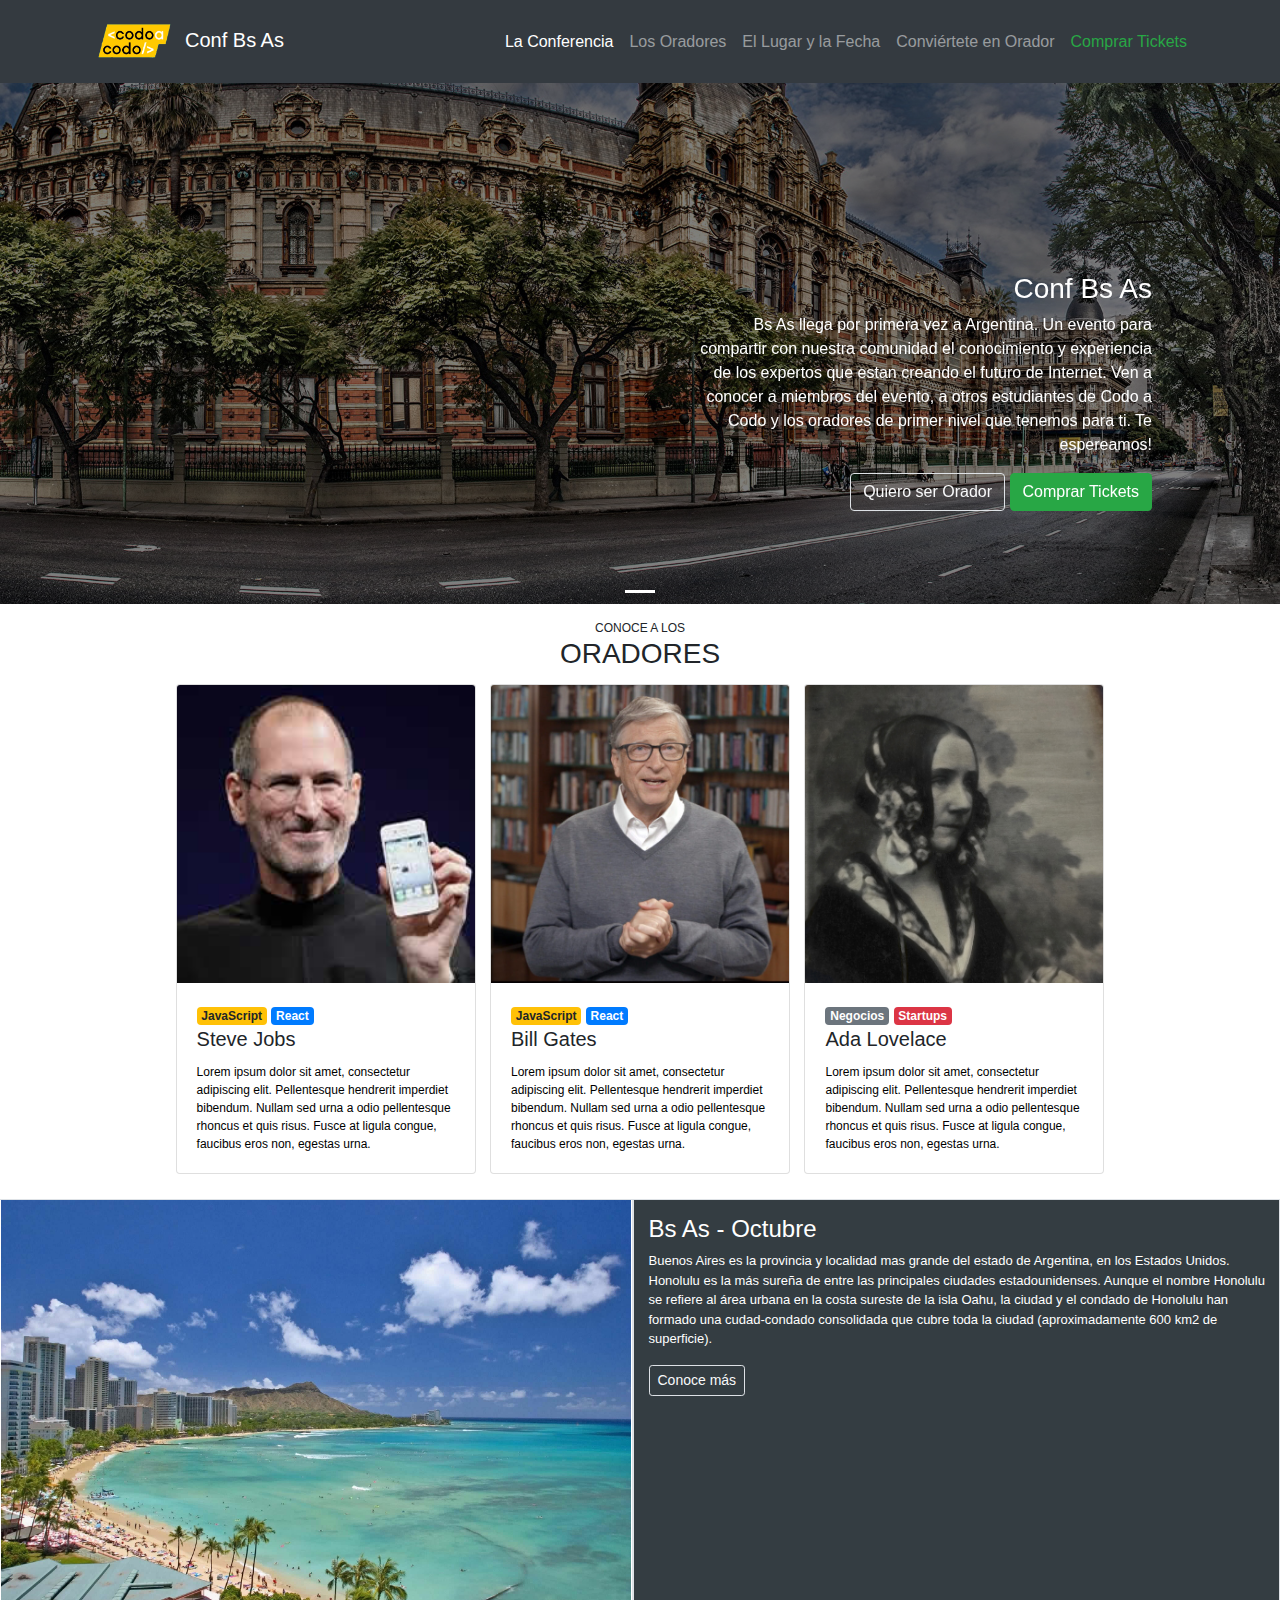
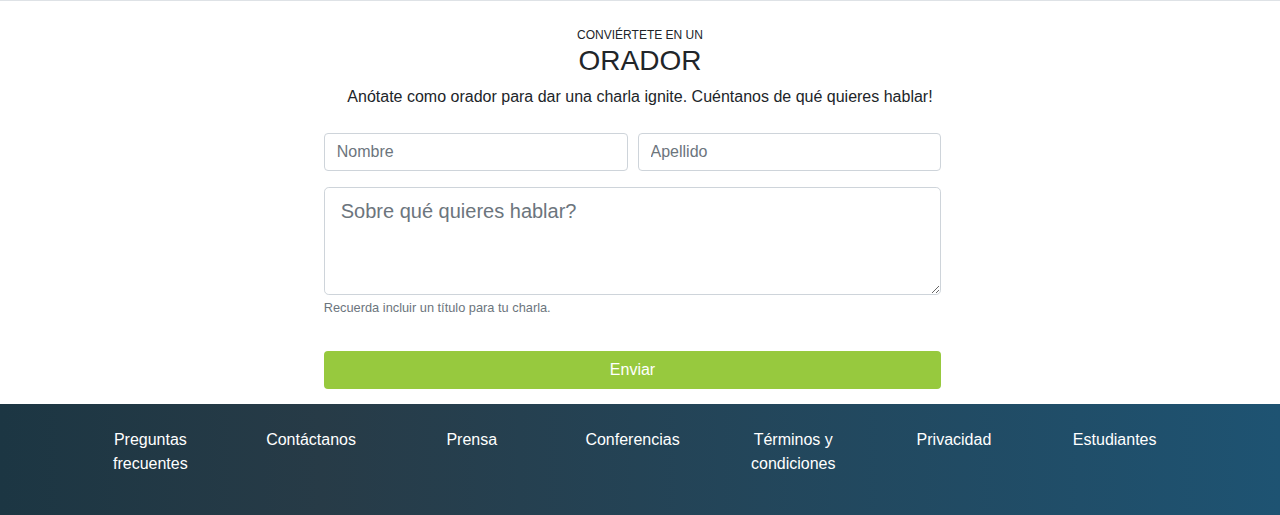
<file: index.html>
<!doctype html>
<html lang="en">
  	<head>
    	<meta charset="utf-8">
    	<title>Trabajo Practico Integrador | Carlos Marcano Gil</title>

    	<!-- Bootstrap -->
		<link href="bootstrap-4.6.0/css/bootstrap.min.css" rel="stylesheet">

		<!-- CSS -->
		<link rel="stylesheet" href="css/estilo.css">

  	</head>

  	<body>    
		<header>
			<!-- Barra de Navegacion | Clase Navbar de Bootstrap -->
		  	<nav class="navbar navbar-expand-md navbar-dark bg-dark fixed-top">
			    <div class="container">
			        <a class="navbar-brand" href="#">
			        	<img src="images/codoacodo.png" alt="CodoACodo" style="width:100px;">Conf Bs As
			        </a>
			        <button class="navbar-toggler" type="button" data-toggle="collapse" data-target="#navbar" aria-controls="navbarSupportedContent" aria-expanded="false" aria-label="Toggle navigation">
			        <span class="navbar-toggler-icon"></span>
			        </button>

			        <div class="collapse navbar-collapse" id="navbar">
				        <ul class="navbar-nav ml-auto">
						    <li class="nav-item active">
						        <a class="nav-link" href="#">La Conferencia <span class="sr-only">(current)</span></a>
						    </li>
						    <li class="nav-item">
						        <a class="nav-link" href="#">Los Oradores</a>
						    </li>
						    <li class="nav-item">
						        <a class="nav-link" href="#">El Lugar y la Fecha</a>
						    </li>
						    <li class="nav-item">
						        <a class="nav-link" href="#">Conviértete en Orador</a>
						    </li>
						    <li class="nav-item">
						        <a class="nav-link text-success" href="404.html">Comprar Tickets</a>
						    </li>
					    </ul>
					</div>
				</div>
		  	</nav>
		</header>

			<!-- Primera Sección | Se utiliza la clase Carusel de Bootstrap-->
			<div id="myCarousel" class="carousel slide" data-ride="carousel">
			    <ol class="carousel-indicators">
			      <li data-target="#myCarousel" data-slide-to="0" class="active"></li>
			    </ol>
			    <div class="carousel-inner">
			      	<div class="carousel-item active">
			        <img id="imagenOscura" class="img-fluid" src="images/ba1b.jpg" >
				        <div class="carousel-caption text-right">
				        	<div class="container" id="carruselCaption">
					           	<h3>Conf Bs As</h3>
					            <p>Bs As llega por primera vez a Argentina. Un evento para compartir con nuestra comunidad el conocimiento y experiencia de los expertos que estan creando el futuro de Internet. Ven a conocer a miembros del evento, a otros estudiantes de Codo a Codo y los oradores de primer nivel que tenemos para ti. Te espereamos!</p>
					            <a class="btn btn-md bg-transparent border text-light" href="#">Quiero ser Orador</a>
					            <a class="btn btn-md btn-success" href="404.html">Comprar Tickets</a>
				            </div>
				        </div>
				    </div>
			    </div>
			</div>

		  <!-- Segunda Seccion | Oradores | Se utiliza la clase CARD´s de Bootstrap -->
			<p id="oradores" align="center"> CONOCE A LOS</p>
			<h3 align="center">ORADORES</h3>
			
			<div class="container text-center" id="cards">
				<div class="card">
				  	<img class="card-img-top" src="images/steve.jpg" >
				  	<div class="card-body text-left">
				  		<span class="badge badge-warning">JavaScript</span>
				  		<span class="badge badge-primary">React</span>
					    <h5 class="card-title">Steve Jobs</h5>
					    <p class="card-text" >Lorem ipsum dolor sit amet, consectetur adipiscing elit. Pellentesque hendrerit imperdiet bibendum. Nullam sed urna a odio pellentesque rhoncus et quis risus. Fusce at ligula congue, faucibus eros non, egestas urna.</p>
				  	</div>
				</div>
				<div class="card">
				  	<img class="card-img-top" src="images/bill.jpg" >
				  	<div class="card-body text-left">
				  		<span class="badge badge-warning text-left">JavaScript</span>
				  		<span class="badge badge-primary text-left">React</span>
					    <h5 class="card-title text-left">Bill Gates</h5>
					    <p class="card-text text-left">Lorem ipsum dolor sit amet, consectetur adipiscing elit. Pellentesque hendrerit imperdiet bibendum. Nullam sed urna a odio pellentesque rhoncus et quis risus. Fusce at ligula congue, faucibus eros non, egestas urna.</p>
				  	</div>
				</div>
				<div class="card">
				  	<img class="card-img-top" src="images/ada.jpeg" >
				  	<div class="card-body text-left">
				  		<span class="badge badge-secondary text-left">Negocios</span>
				  		<span class="badge badge-danger text-left">Startups</span>
					    <h5 class="card-title text-left">Ada Lovelace</h5>
					    <p class="card-text text-left">Lorem ipsum dolor sit amet, consectetur adipiscing elit. Pellentesque hendrerit imperdiet bibendum. Nullam sed urna a odio pellentesque rhoncus et quis risus. Fusce at ligula congue, faucibus eros non, egestas urna. </p>
				  	</div>
				</div>
		  	</div>
		  	
		  	<!-- Tercera Seccion | Imagen y Descripción -->
		  	<div class="container-fluid">
			    <div class="row">
			    	<div class="col-md-6 border" id="imageDescripcion">
			        	<img class="img-fluid" src="images/honolulu.jpg" id="imagen">
			      	</div>
			      	<div class="col-md-6 border" id="descripcion">
			      		<h4 id="tituloDescriptivo">Bs As - Octubre</h4>
				        <p id="textDescriptivo">Buenos Aires es la provincia y localidad mas grande del estado de Argentina, en los Estados Unidos. Honolulu es la más sureña de entre las principales ciudades estadounidenses. Aunque el nombre Honolulu se refiere al área urbana en la costa sureste de la isla Oahu, la ciudad y el condado de Honolulu han formado una cudad-condado consolidada que cubre toda la ciudad (aproximadamente 600 km2 de superficie).</p>
				        <a class="btn btn-sm bg-transparent border text-light" href="#">Conoce más</a>
			      	</div>
			    </div>
			</div>

			<!-- Cuarta Seccion | Formulario para ser Orador -->
			<p id="oradores" align="center"> CONVIÉRTETE EN UN</p>
			<h3 align="center">ORADOR</h3>
			<p align="center"> Anótate como orador para dar una charla ignite. Cuéntanos de qué quieres hablar!</p>

			<div class="row">
          		<div class="col col-md-6 offset-lg-3 pt-2">
		            <form>
		                <div class="form-row text-left">
			                <div class="form-group col-12 col-md-6 text-center align-content-center">
			                  	<input type="text" class="form-control" placeholder="Nombre">
			                </div>
			                <div class="form-group col-12 col-md-6">
			                  	<input type="text" class="form-control" placeholder="Apellido">
			                </div>
			                <div class="form-group col-12 col-md-12">
			                  	<textarea class="form-control form-control-lg" rows="3" placeholder="Sobre qué quieres hablar?" id="comment"></textarea>
			                  	<p><small class="text-muted">Recuerda incluir un título para tu charla.</small></p>
			                </div>
		                </div>
		                <div class="form-row">
			                <div class="col-12">
			                  	<button type="button" id="botonEnviar" class="btn btn-modificado btn-block">Enviar</button>
			                </div>
		                </div>
		            </form>
		        </div>
        	</div>

		<!-- Footer -->
		<footer id="footer" class="pb-4 pt-4">
		    <div class="container">
		        <div class="row text-center">
		          	<div class="col-12 col-lg">
		            	<a href="#">Preguntas frecuentes</a>
		          	</div>
		          	<div class="col-12 col-lg">
		            	<a href="#">Contáctanos</a>
		          	</div>
		          	<div class="col-12 col-lg">
		            	<a href="#">Prensa</a>
		          	</div>
		          	<div class="col-12 col-lg">
		            	<a href="#">Conferencias</a>
		          	</div>
		          	<div class="col-12 col-lg">
		            	<a href="#">Términos y condiciones</a>
		          	</div>
		          	<div class="col-12 col-lg">
		            	<a href="#">Privacidad</a>
		          	</div>
		          	<div class="col-12 col-lg">
		            	<a href="#">Estudiantes</a>
		          	</div>
		        </div>
		    </div>
		</footer>

		<!-- Scripts -->
		<script src="https://code.jquery.com/jquery-3.5.1.slim.min.js"></script>
		<script src="bootstrap-4.6.0/js/bootstrap.bundle.min.js"></script>

	</body>
</html>
</file>
<file: css/estilo.css>
/* Hoja de Estilos Trabajo Practico Integrador  */

      /* Primera Seccion */
      .container-fluid{
        padding-bottom:10px;
        padding-right:0px;
        padding-left:0px;
        }
      #myCarousel{
        padding-bottom: 15px;
      }
      .carousel-caption{
        width: 75%;
        height: 55%;
      }
      #carruselCaption{
        padding-right: 0px;
        padding-left: 500px;
      }
      #imagenOscura {
        filter:brightness(0.5);
      }

      /* Segunda Seccion */
      .card{
        display:inline-block;
        width:300px;
        margin:5px;
      }
      .card-text{
        color:#000000;
        font-size:12px;
      }
      #cards{
        padding-bottom:20px;
      }

      /* Tercera Seccion */
      .row{
        padding-right: 0px;
        padding-bottom: 15px;
        margin-right: 0px;
      }
      #descripcion{
        background-color:#343D42;
        margin-right: 0px;
        padding-right: 0px;
      }
      #imageDescripcion{
        margin-right: 0px;
        padding-right: 0px;
      }
      #textDescriptivo{
        color:#ffffff;
        font-size:13px;
      }
      #tituloDescriptivo{
        padding-top: 15px;
        color:#ffffff;
      }
      #imagen{
        margin-right: 0px;
        padding-right: 0px;
      }

      /* Cuarta Seccion */
      #oradores{
        font-size: 12px;
        margin-bottom:0px;
      }
      .btn-modificado {
          background-color: #97c93e;
          color: white;
      }
      .btn-modificado:hover {
          background-color: #82ad36;
          color: white;
      } 

      /* Footer */
      #footer {
          background:linear-gradient(90deg,#1c3643,#273b47 25%,#1e5372);
      }
      #footer a {
          color: white;
      }
</file>
